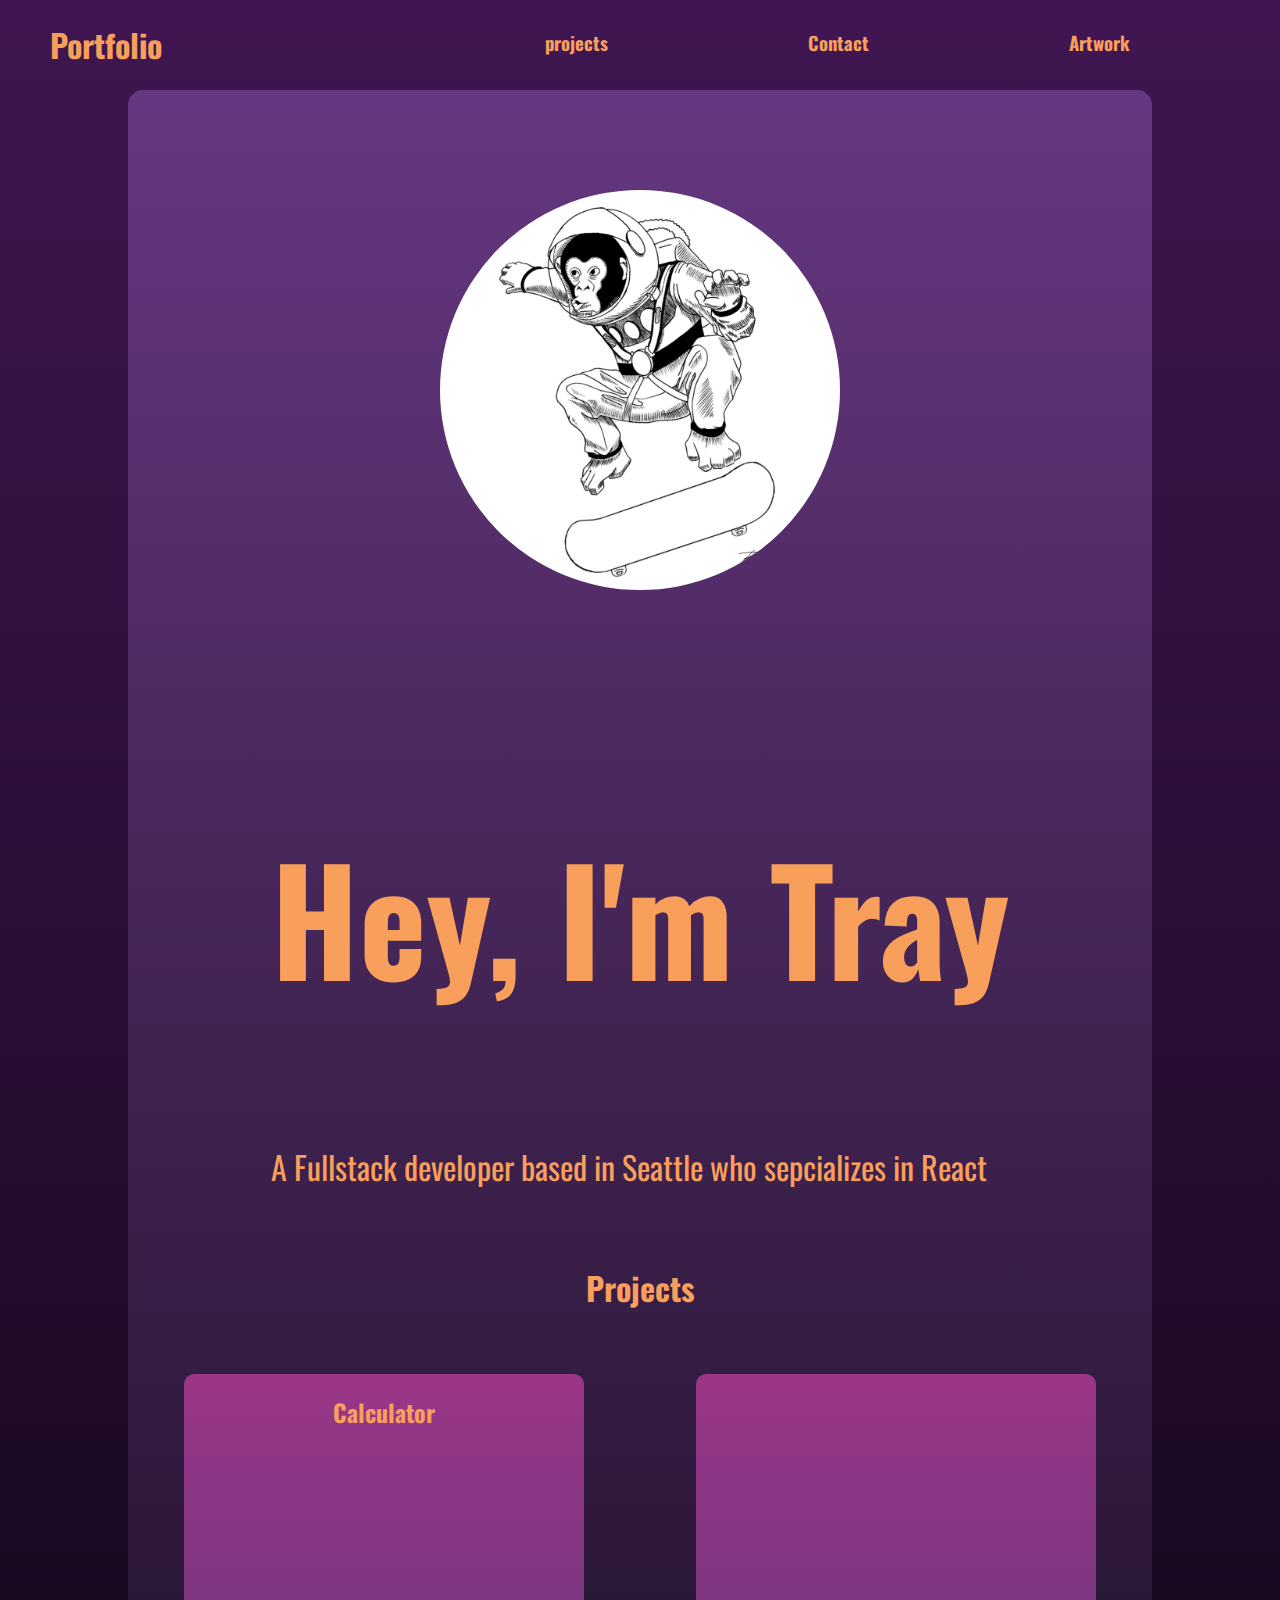
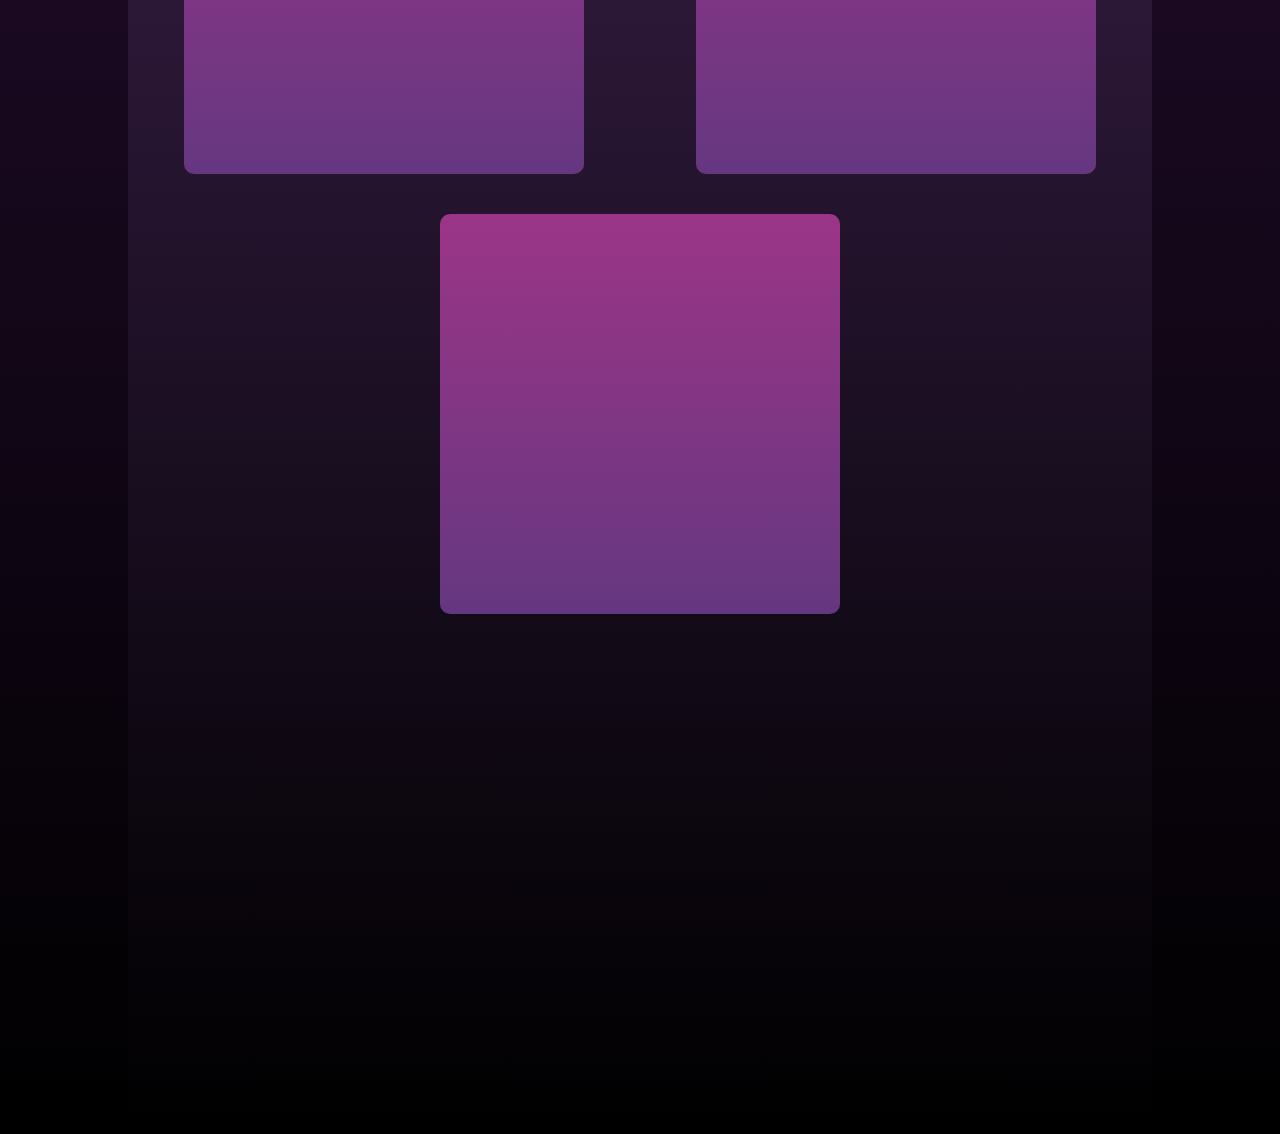
<file: index.html>
<!DOCTYPE html>
<html lang="en">
<head>
    <meta charset="UTF-8">
    <meta name="viewport" content="width=device-width, initial-scale=1.0">
    <title>Portfolio</title>
    <link rel="stylesheet" href="style.css">
    <link rel="preconnect" href="https://fonts.googleapis.com">
    <link rel="preconnect" href="https://fonts.gstatic.com" crossorigin>
    <link href="https://fonts.googleapis.com/css2?family=Oswald&display=swap" rel="stylesheet"> 

</head>
<body>
    <header>
        <h1>Portfolio</h1>
        <div class="navbar">
            <h3 id="button">projects</h3>
            <h3>Contact</h3>
            <h3>Artwork</h3>
        </div> 
    </header>    

    <main class="mainContent">
        
        <div class="cover">
            <img  class="coverPhoto" src="./photos/coverPhoto.png">
            <div>
            <h2 >Hey, I'm Tray</h2>
            <p id="aboutMe">A Fullstack developer based in Seattle who sepcializes in React 
                
            </p>
        </div>
        </div>
        
    
        
        
        <h4 id="projectTitle"> Projects</h4>
        <div class="projects">
            <div class="project" id="calculator">
                <h2>Calculator</h2>
                
            </div>
            <div class="project">
                
            </div>
            <div class="project">
                
            </div>
        </div>

    </main>



    <script src="PPP.js"></script>
</body>
</html>
</file>
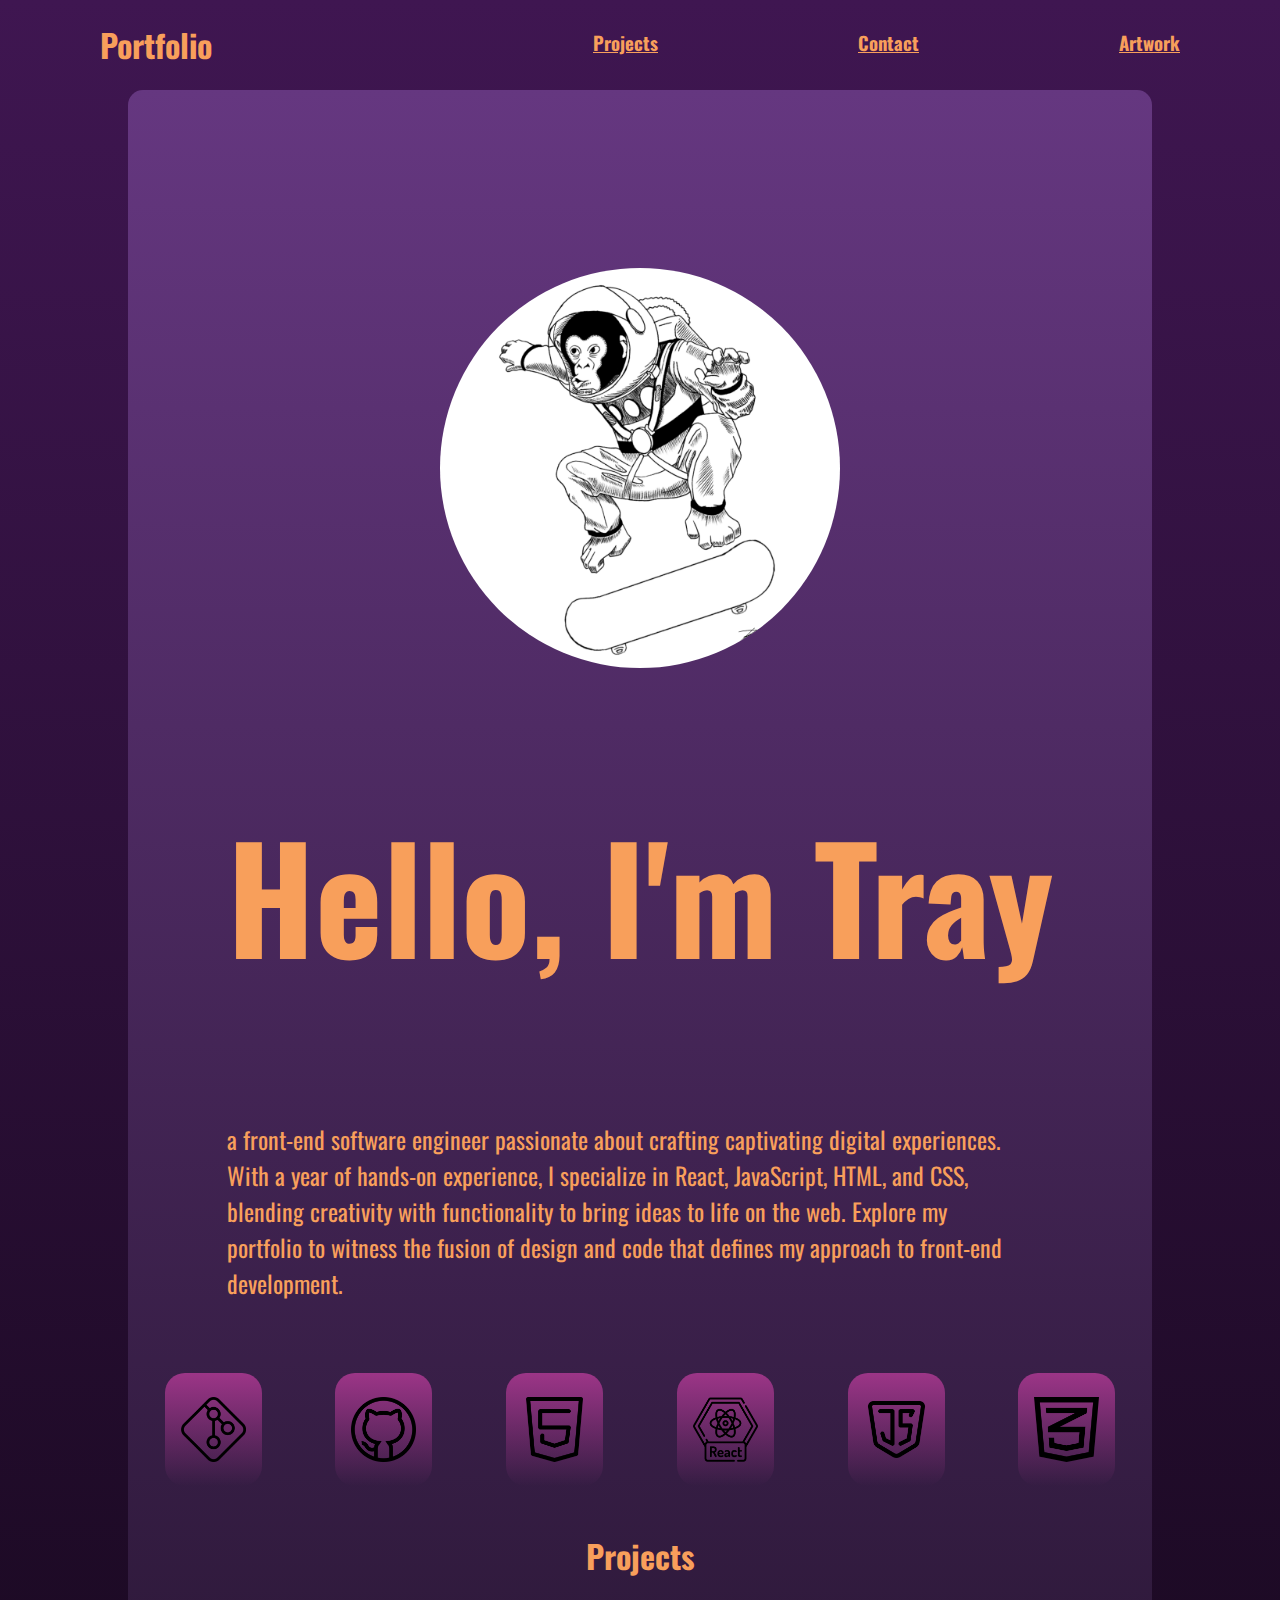
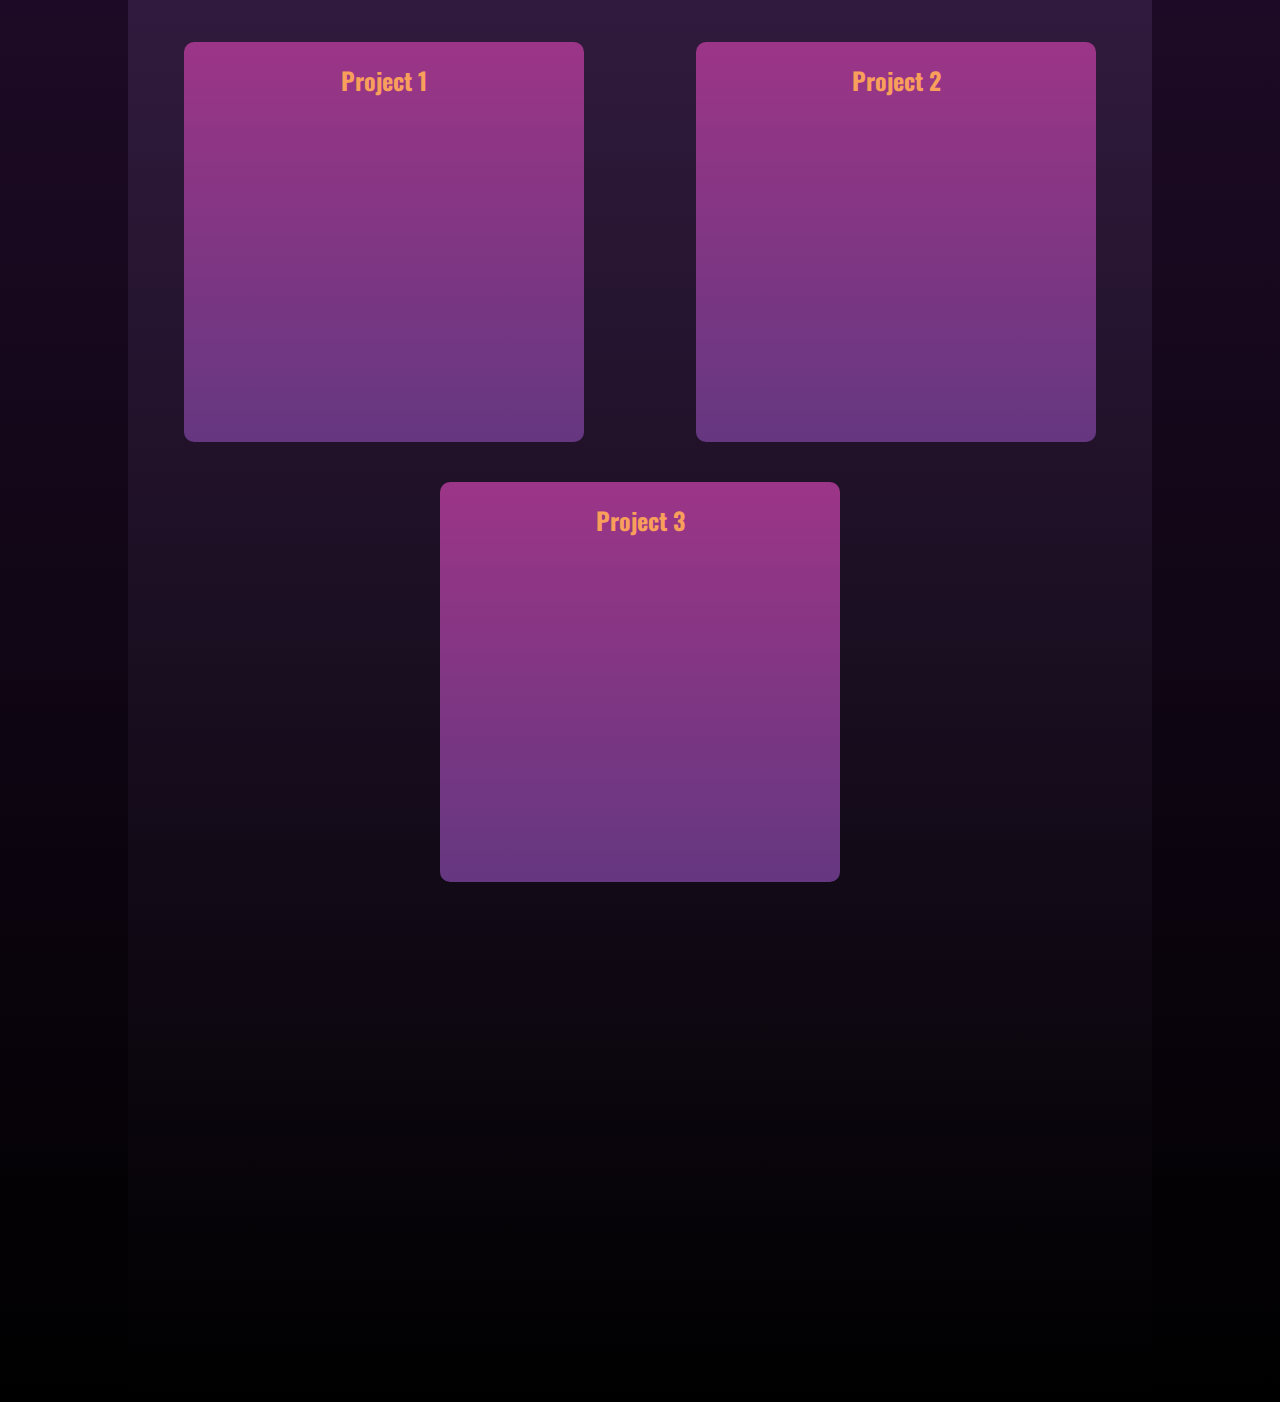
<file: home/index.html>
<!DOCTYPE html>
<html lang="en">
<head>
    <meta charset="UTF-8">
    <meta name="viewport" content="width=device-width, initial-scale=1.0">
    <title>Portfolio</title>
    <link rel="stylesheet" href="style.css">
    <link rel="preconnect" href="https://fonts.googleapis.com">
    <link rel="preconnect" href="https://fonts.gstatic.com" crossorigin>
    <link href="https://fonts.googleapis.com/css2?family=Oswald&display=swap" rel="stylesheet"> 

</head>
<body>
    <header>
        <h1>Portfolio</h1>
        <div class="navbar">
            <h3 id="button"> <a href="../projects/projects.html"> Projects</a></h3>
            <h3 id="button2"> <a href="../contact/contact.html"> Contact</a></h3>
            <h3 id="button3"> <a href="../artwork/artwork.html">Artwork</a></h3>
        </div> 
    </header>    

    <main class="mainContent">
        <div class="cover">
            <img  class="coverPhoto" src="../photos/coverPhoto.png">
            <div>
            <h2 class="hello">Hello, I'm Tray</h2>
            <p id="aboutMe"> a front-end software engineer passionate about crafting
                 captivating digital experiences. With a year of hands-on experience, I specialize in React, JavaScript, HTML, and CSS, 
                 blending creativity with functionality to bring ideas to life on the web.
                 Explore my portfolio to witness the fusion of design and 
                code that defines my approach to front-end development. </p>
        </div>
        </div>
        <div class="icons">
            <a><img  class="icon" src="../photos/git.png" /> </a>
            <a><img  class="icon" src="../photos/github.png" /> </a>
            <a><img  class="icon" src="../photos/html-5.png" /> </a>
            <a><img  class="icon" src="../photos/react.png" /> </a>
            <a><img  class="icon" src="../photos/technology.png" /> </a>
            <a><img  class="icon" src="../photos/css.png" /> </a>

        </div> 
        <h4 id="projectTitle"> Projects</h4>
        <div class="projects">
              <div class="project" id="calculator">
                <h2>Project 1</h2>      
                </div>
            <div class="project">
                <h2>Project 2</h2>
            </div>
            <div class="project">
                <h2>Project 3</h2>
            </div>
        </div>

    </main>



    <script src="PPP.js"></script>
</body>
</html>
</file>
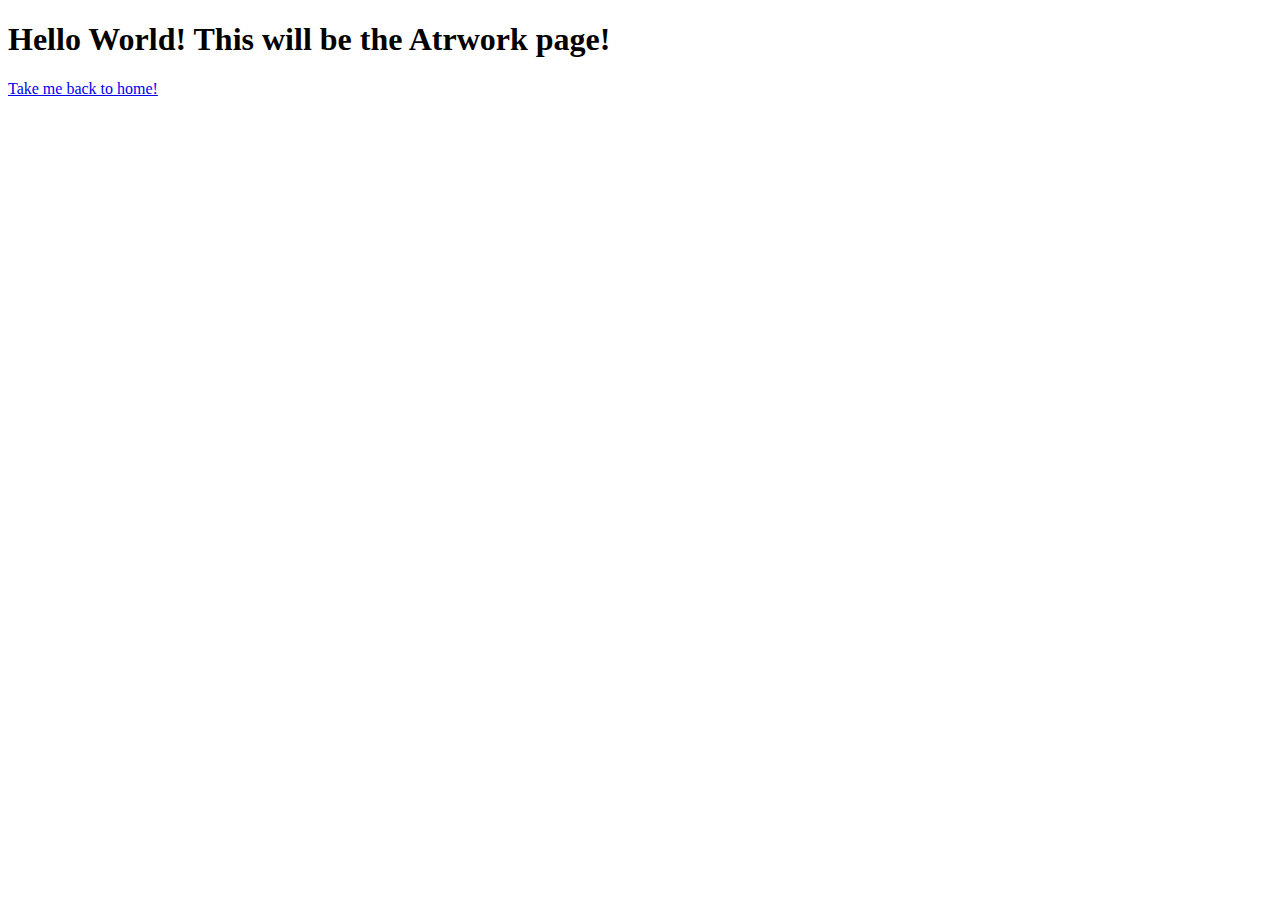
<file: artwork/artwork.html>
<!DOCTYPE html>
<html lang="en">
<head>
    <meta charset="UTF-8">
    <meta http-equiv="X-UA-Compatible" content="IE=edge">
    <meta name="viewport" content="width=device-width, initial-scale=1.0">
    <title>Projects</title>
</head>
<body>
    <h1> Hello World! This will be the Atrwork page!</h1>

    <a href="../home/index.html"> Take me back to home!</a>
</body>
</html>
</file>
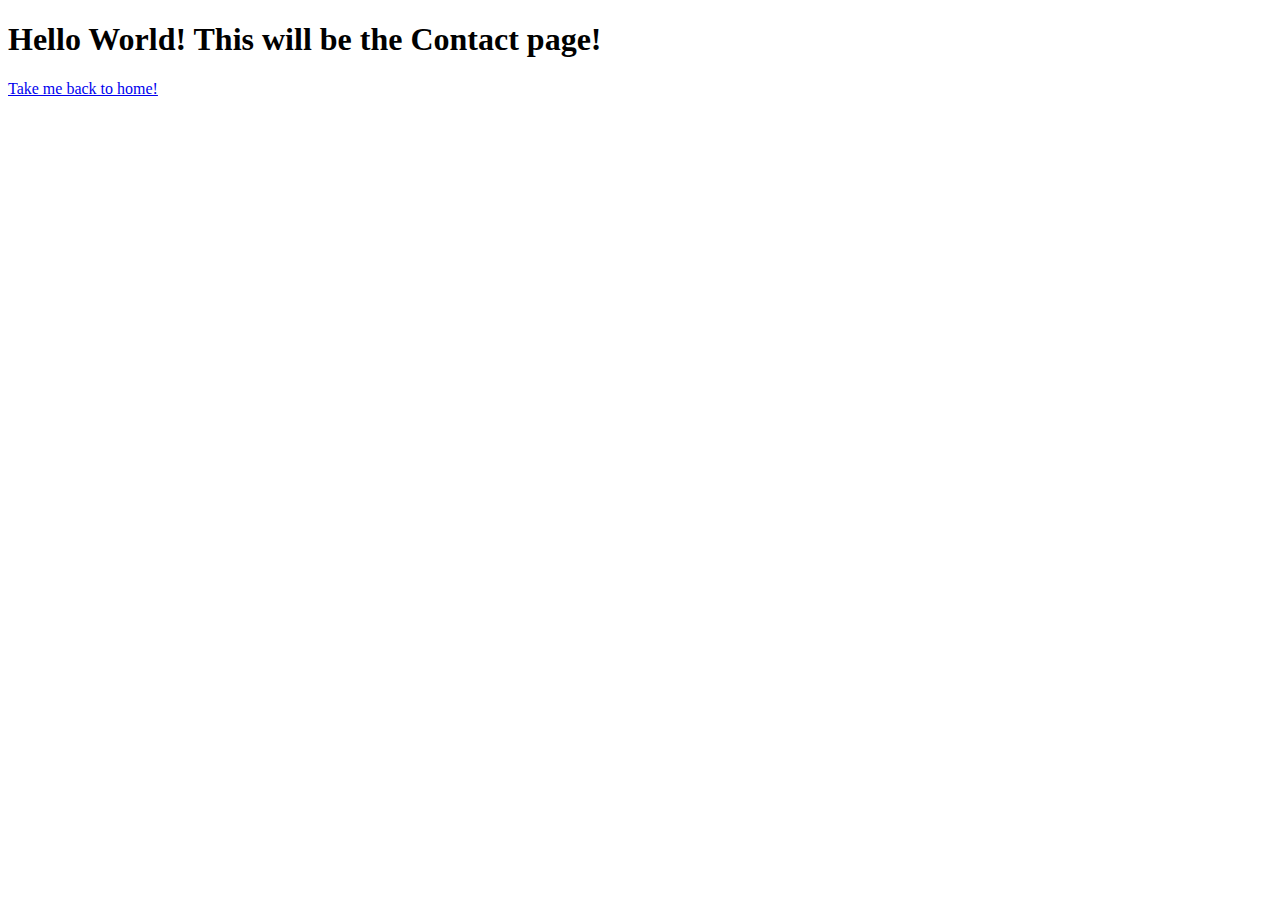
<file: contact/contact.html>
<!DOCTYPE html>
<html lang="en">
<head>
    <meta charset="UTF-8">
    <meta http-equiv="X-UA-Compatible" content="IE=edge">
    <meta name="viewport" content="width=device-width, initial-scale=1.0">
    <title>Projects</title>
</head>
<body>
    <h1> Hello World! This will be the Contact page!</h1>

    <a href="../home/index.html"> Take me back to home!</a>
</body>
</html>
</file>
<file: style.css>
header {
    display: flex;
    justify-content: space-between ;
    padding: 0px 50px;
    color: #f89f5b;
    font-family: 'Oswald', sans-serif;
}

.navbar {
    display: flex;
    justify-content: space-between;
}

h3 {
    padding: 10px 100px; 
    color: #f89f5b;
    font-family: 'Oswald', sans-serif;
}

.coverPhoto {
 width: 400px;
 height: 400px;
 border-radius: 300px;
 margin: 100px;
}

body{
    
    max-width: 2200px;
    margin: 0 auto;
    background-image: linear-gradient(#3f1651, black);
    min-height: 100%;
}

.mainContent{
    margin: 0 auto;
    border-radius: 15px;
    max-width: 80%;
    color: #f89f5b;
    background-image: linear-gradient(#653780, black);
}
.cover {
    display: flex;
    justify-content: space-around; 
    margin: 0 auto;
    font-size: 6em;
    color: #f89f5b;
    font-family: 'Oswald', sans-serif;
    flex-wrap: wrap;
}
.intro p {
 font-size: 1rem ;
}

.intro {
    width: 400px;
    height: 400px;
    align-items: center;
}
.project{
    width:400px;
    height: 400px;
    border-radius: 10px;
    background-image: linear-gradient(#9c3587, #653780);
    margin: 20px;
}
.projects{
    display: flex;
    justify-content: space-around;
    padding-bottom: 500px;
    flex-wrap: wrap;
    text-align: center;
    font-family: 'Oswald', sans-serif;
}
#projectTitle{ 
    text-align: center;
    font-size: 2rem;
    font-family: 'Oswald', sans-serif;
}

#aboutMe{
    font-size: 2rem;
    flex-wrap: wrap;
}
</file>
<file: home/style.css>
header {
    display: flex;
    justify-content: space-between ;
    padding-left: 100px;
    color: #f89f5b;
    font-family: 'Oswald', sans-serif;
}

.navbar {
    display: flex;
}

h3 {
    padding: 10px 100px; 
    color: #f89f5b;
    font-family: 'Oswald', sans-serif;
}

.coverPhoto {
 width: 400px;
 height: 400px;
 border-radius: 300px;
 margin-top: 130px;
}

body{ 
    max-width: 2200px;
    margin: 0 auto;
    background-image: linear-gradient(#3f1651, black);
    min-height: 100%;
}

.mainContent{
    margin: 0 auto;
    border-radius: 15px;
    max-width: 80%;
    color: #f89f5b;
    background-image: linear-gradient(#653780, black);
}
.cover {
    display: flex;
    justify-content: space-around; 
    margin: 0 auto;
    font-size: 6em;
    color: #f89f5b;
    font-family: 'Oswald', sans-serif;
    flex-wrap: wrap;
    padding:  48px 24px;
}
.intro p {
 font-size: 1rem ;
}

.intro {
    width: 400px;
    height: 400px;
    align-items: center;
}
.project{
    width:400px;
    height: 400px;
    border-radius: 10px;
    background-image: linear-gradient(#9c3587, #653780);
    margin: 20px;
}
.projects{
    display: flex;
    justify-content: space-around;
    padding-bottom: 500px;
    flex-wrap: wrap;
    text-align: center;
    font-family: 'Oswald', sans-serif;
}
#projectTitle{ 
    text-align: center;
    font-size: 2rem;
    font-family: 'Oswald', sans-serif;
}

.hello{
    padding: px;
}
#aboutMe{
    font-size: 1.5rem;
    flex-wrap: wrap;
    
    max-width: 800px;
}

a:visited{
    color: #f89f5b;
}

a:link{
    color: #f89f5b;
    
}

.icons {
    display: flex;
    flex-wrap: wrap;
    justify-content: space-around;
}

.icon {
    height: 65px;
    background-image: linear-gradient(#9c3587, hsla(1, 1%,1%, 0));
    border-radius: 20px;
    padding: 24px 16px;
    
}
</file>
